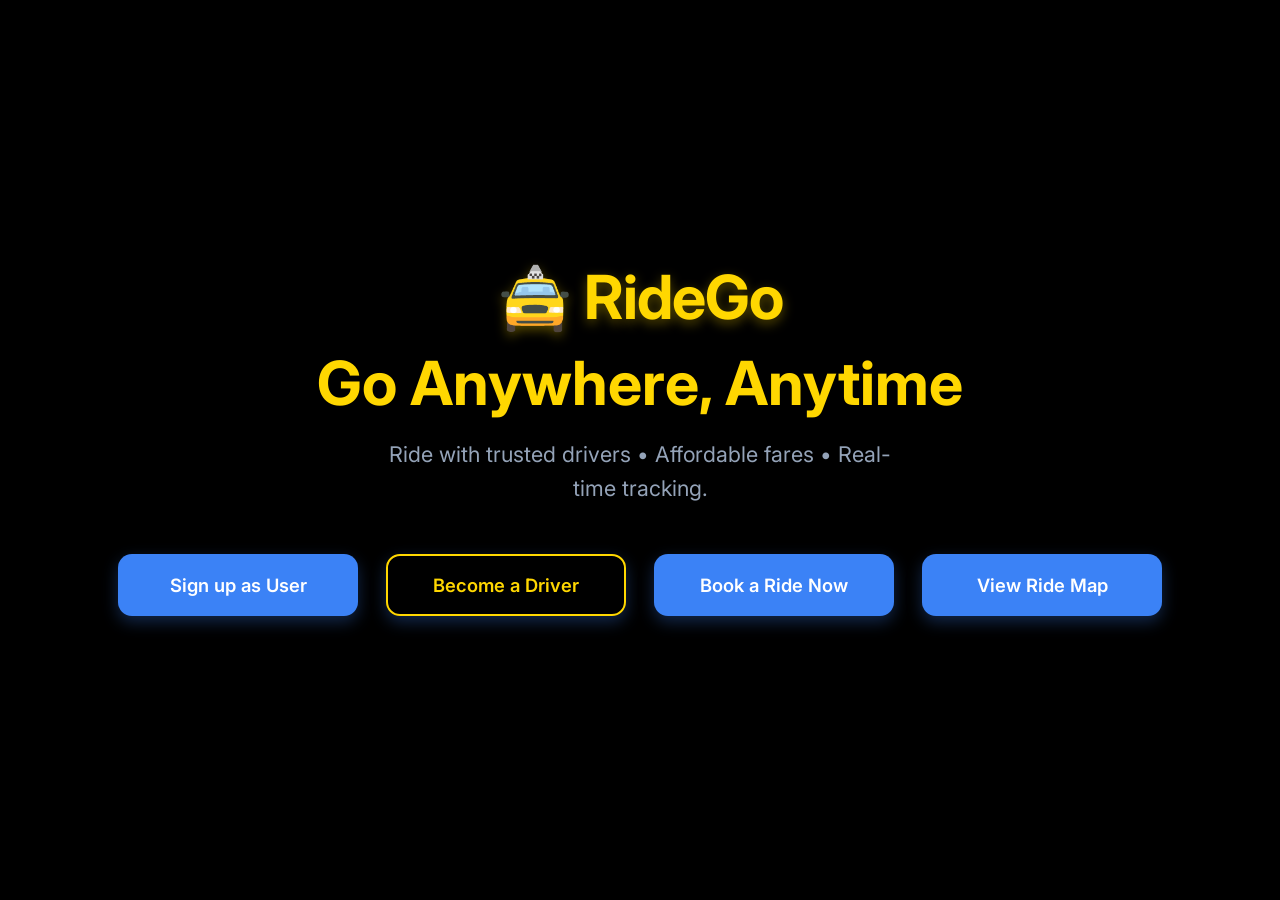
<file: RideGo/templates/index.html>
<!DOCTYPE html>
<html lang="en">
<head>
  <meta charset="UTF-8" />
  <meta name="viewport" content="width=device-width, initial-scale=1.0"/>
  <title>🚖 RideGo</title>
  
  <link rel="preconnect" href="https://fonts.googleapis.com">
  <link rel="preconnect" href="https://fonts.gstatic.com" crossorigin>
  <link href="https://fonts.googleapis.com/css2?family=Inter:wght@400;500;600;700&display=swap" rel="stylesheet">

  <style>
    :root {
      --bg: #000000;
      --yellow: #FFD700;       /* bright yellow for headings */
      --yellow-dark: #E6C200;
      --text: #f1f5f9;
      --text-light: #94a3b8;
      --blue: #3b82f6;
      --blue-dark: #2563eb;
      --card: #111111;
    }

    * {
      margin: 0;
      padding: 0;
      box-sizing: border-box;
    }

    body {
      font-family: 'Inter', system-ui, -apple-system, sans-serif;
      background: var(--bg);
      color: var(--text);
      min-height: 100vh;
      display: flex;
      flex-direction: column;
    }

    .hero {
      flex: 1;
      background: linear-gradient(rgba(0,0,0,0.75), rgba(0,0,0,0.85)),
                  url('https://images.unsplash.com/photo-1503387762-592deb58caa5?auto=format&fit=crop&q=80&w=2000') center/cover no-repeat;
      display: flex;
      align-items: center;
      justify-content: center;
      text-align: center;
      padding: 60px 20px 80px;
    }

    .hero-content {
      max-width: 720px;
    }

    .title {
      font-size: clamp(3.2rem, 10vw, 6rem);
      font-weight: 800;
      color: var(--yellow);
      margin-bottom: 1.2rem;
      text-shadow: 0 4px 12px rgba(255, 215, 0, 0.35);
      letter-spacing: -1px;
    }

    .hero h1 {
      font-size: clamp(2.2rem, 7vw, 3.8rem);
      font-weight: 700;
      color: var(--yellow);
      margin-bottom: 1.2rem;
      line-height: 1.1;
    }

    .hero p {
      font-size: clamp(1.1rem, 4vw, 1.35rem);
      color: var(--text-light);
      margin-bottom: 3rem;
      max-width: 540px;
      margin-left: auto;
      margin-right: auto;
      line-height: 1.6;
    }

    .button-container {
      display: flex;
      flex-direction: column;
      gap: 18px;
      max-width: 380px;
      margin: 0 auto;
    }

    .btn {
      display: block;
      padding: 18px 36px;
      font-size: 1.15rem;
      font-weight: 600;
      text-decoration: none;
      text-align: center;
      color: white;
      background: var(--blue);
      border-radius: 14px;
      transition: all 0.3s ease;
      border: 2px solid transparent;
      box-shadow: 0 6px 16px rgba(59, 130, 246, 0.3);
    }

    .btn:hover {
      background: var(--blue-dark);
      transform: translateY(-4px);
      box-shadow: 0 12px 28px rgba(59, 130, 246, 0.45);
    }

    .btn.secondary {
      background: transparent;
      border: 2px solid var(--yellow);
      color: var(--yellow);
    }

    .btn.secondary:hover {
      background: rgba(255, 215, 0, 0.12);
      transform: translateY(-4px);
    }

    footer {
      padding: 28px 20px;
      text-align: center;
      color: var(--text-light);
      font-size: 0.95rem;
      background: #0a0a0a;
      border-top: 1px solid #222;
    }

    @media (min-width: 640px) {
      .button-container {
        flex-direction: row;
        justify-content: center;
        gap: 28px;
      }
      
      .btn {
        min-width: 240px;
      }
    }
  </style>
</head>
<body>

  <section class="hero">
    <div class="hero-content">
      <h1 class="title">🚖 RideGo </h1>
      <h1>Go Anywhere, Anytime</h1>
      <p>Ride with trusted drivers • Affordable fares • Real-time tracking.</p>

      <div class="button-container">
        <a href="/register_user" class="btn">Sign up as User</a>
        <a href="/register_driver" class="btn secondary">Become a Driver</a>
        <a href="/book_ride" class="btn">Book a Ride Now</a>
        <a href="/map" class="btn">View Ride Map</a>
      </div>
    </div>
  </section>



</body>
</html>
</file>
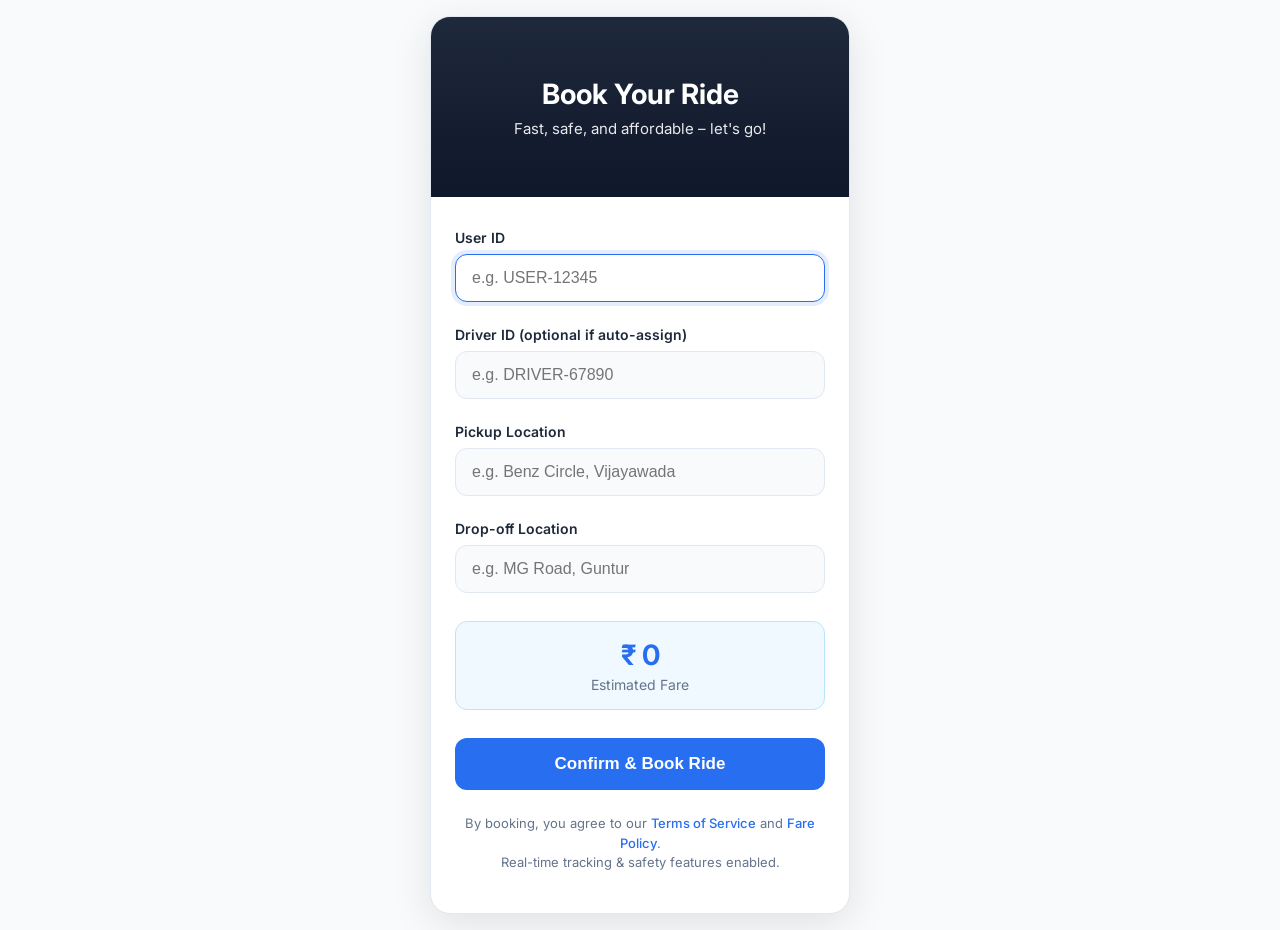
<file: RideGo/templates/book_ride.html>
<!DOCTYPE html>
<html lang="en">
<head>
  <meta charset="UTF-8" />
  <meta name="viewport" content="width=device-width, initial-scale=1.0"/>
  <title>Book a Ride | Your App Name</title>
  <link rel="preconnect" href="https://fonts.googleapis.com">
  <link rel="preconnect" href="https://fonts.gstatic.com" crossorigin>
  <link href="https://fonts.googleapis.com/css2?family=Inter:wght@400;500;600;700&display=swap" rel="stylesheet">
  
  <style>
    :root {
      --primary: #000000;
      --primary-dark: #0f172a;
      --accent: #276ef1;       /* Uber blue */
      --accent-hover: #1d4ed8;
      --success: #16a34a;
      --text: #0f172a;
      --text-light: #64748b;
      --bg: #f8fafc;
      --card: #ffffff;
      --border: #e2e8f0;
      --map-overlay: rgba(0, 0, 0, 0.45);
    }

    * {
      margin: 0;
      padding: 0;
      box-sizing: border-box;
    }

    body {
      font-family: 'Inter', system-ui, -apple-system, sans-serif;
      background: var(--bg);
      color: var(--text);
      min-height: 100vh;
      display: flex;
      align-items: center;
      justify-content: center;
      padding: 16px;
    }

    .container {
      width: 100%;
      max-width: 420px;
      background: var(--card);
      border-radius: 20px;
      overflow: hidden;
      box-shadow: 0 10px 40px rgba(0,0,0,0.1);
      border: 1px solid var(--border);
    }

    .header {
      position: relative;
      height: 180px;
      background: linear-gradient(to bottom, #1e293b, #0f172a);
      color: white;
      display: flex;
      flex-direction: column;
      justify-content: center;
      align-items: center;
      text-align: center;
      padding: 0 24px;
    }

    .header::before {
      content: "";
      position: absolute;
      inset: 0;
      background: url('https://images.unsplash.com/photo-1503387762-592deb58caa5?auto=format&fit=crop&q=80&w=800') center/cover;
      opacity: 0.25;
      mix-blend-mode: overlay;
    }

    .header h1 {
      font-size: 28px;
      font-weight: 700;
      margin-bottom: 8px;
      position: relative;
      z-index: 2;
    }

    .header p {
      font-size: 15px;
      opacity: 0.9;
      position: relative;
      z-index: 2;
    }

    .form-content {
      padding: 32px 24px 40px;
    }

    .form-group {
      margin-bottom: 24px;
    }

    label {
      display: block;
      margin-bottom: 8px;
      font-size: 14px;
      font-weight: 600;
      color: #1e293b;
    }

    input {
      width: 100%;
      padding: 14px 16px;
      border: 1px solid var(--border);
      border-radius: 12px;
      font-size: 16px;
      background: #f9fafb;
      transition: all 0.2s;
    }

    input:focus {
      outline: none;
      border-color: var(--accent);
      box-shadow: 0 0 0 4px rgba(39, 110, 241, 0.12);
      background: white;
    }

    .fare-group {
      background: #f0f9ff;
      border-radius: 12px;
      padding: 16px;
      margin: 28px 0;
      text-align: center;
      border: 1px solid #bae6fd;
    }

    .fare-group h3 {
      font-size: 28px;
      font-weight: 700;
      color: var(--accent);
      margin-bottom: 4px;
    }

    .fare-group p {
      font-size: 14px;
      color: var(--text-light);
    }

    .btn {
      width: 100%;
      padding: 16px;
      background: var(--accent);
      color: white;
      border: none;
      border-radius: 12px;
      font-size: 17px;
      font-weight: 600;
      cursor: pointer;
      transition: all 0.25s;
    }

    .btn:hover {
      background: var(--accent-hover);
      transform: translateY(-2px);
      box-shadow: 0 8px 24px rgba(39, 110, 241, 0.25);
    }

    .btn:active {
      transform: translateY(0);
    }

    .terms {
      text-align: center;
      font-size: 13px;
      color: var(--text-light);
      margin-top: 24px;
      line-height: 1.5;
    }

    .terms a {
      color: var(--accent);
      text-decoration: none;
      font-weight: 500;
    }

    .terms a:hover {
      text-decoration: underline;
    }

    @media (max-width: 480px) {
      .container {
        border-radius: 0;
        box-shadow: none;
        border: none;
        min-height: 100vh;
      }
    }
  </style>
</head>
<body>

<div class="container">
  <div class="header">
    <h1>Book Your Ride</h1>
    <p>Fast, safe, and affordable – let's go!</p>
  </div>

  <div class="form-content">
    <form action="/add_ride" method="POST">

      <div class="form-group">
        <label for="user_id">User ID</label>
        <input type="text" id="user_id" name="user_id" placeholder="e.g. USER-12345" required autofocus>
      </div>

      <div class="form-group">
        <label for="driver_id">Driver ID (optional if auto-assign)</label>
        <input type="text" id="driver_id" name="driver_id" placeholder="e.g. DRIVER-67890">
      </div>

      <div class="form-group">
        <label for="pickup">Pickup Location</label>
        <input type="text" id="pickup" name="pickup" placeholder="e.g. Benz Circle, Vijayawada" required>
      </div>

      <div class="form-group">
        <label for="drop_location">Drop-off Location</label>
        <input type="text" id="drop_location" name="drop_location" placeholder="e.g. MG Road, Guntur" required>
      </div>

      <div class="fare-group">
        <h3 id="fareDisplay">₹ 0</h3>
        <p>Estimated Fare</p>
      </div>

      <input type="number" name="fare" id="fare" step="0.01" placeholder="Enter estimated fare (₹)" required style="display:none;">

      <button type="submit" class="btn">Confirm & Book Ride</button>

      <div class="terms">
        By booking, you agree to our <a href="#">Terms of Service</a> and <a href="#">Fare Policy</a>.<br>
        Real-time tracking & safety features enabled.
      </div>

    </form>
  </div>
</div>

<script>
  // Optional: live fare preview (for demo)
  const fareInput = document.getElementById('fare');
  const fareDisplay = document.getElementById('fareDisplay');

  fareInput.addEventListener('input', () => {
    const value = fareInput.value;
    fareDisplay.textContent = value ? `₹ ${parseFloat(value).toFixed(2)}` : '₹ 0';
  });
</script>

</body>
</html>
</file>
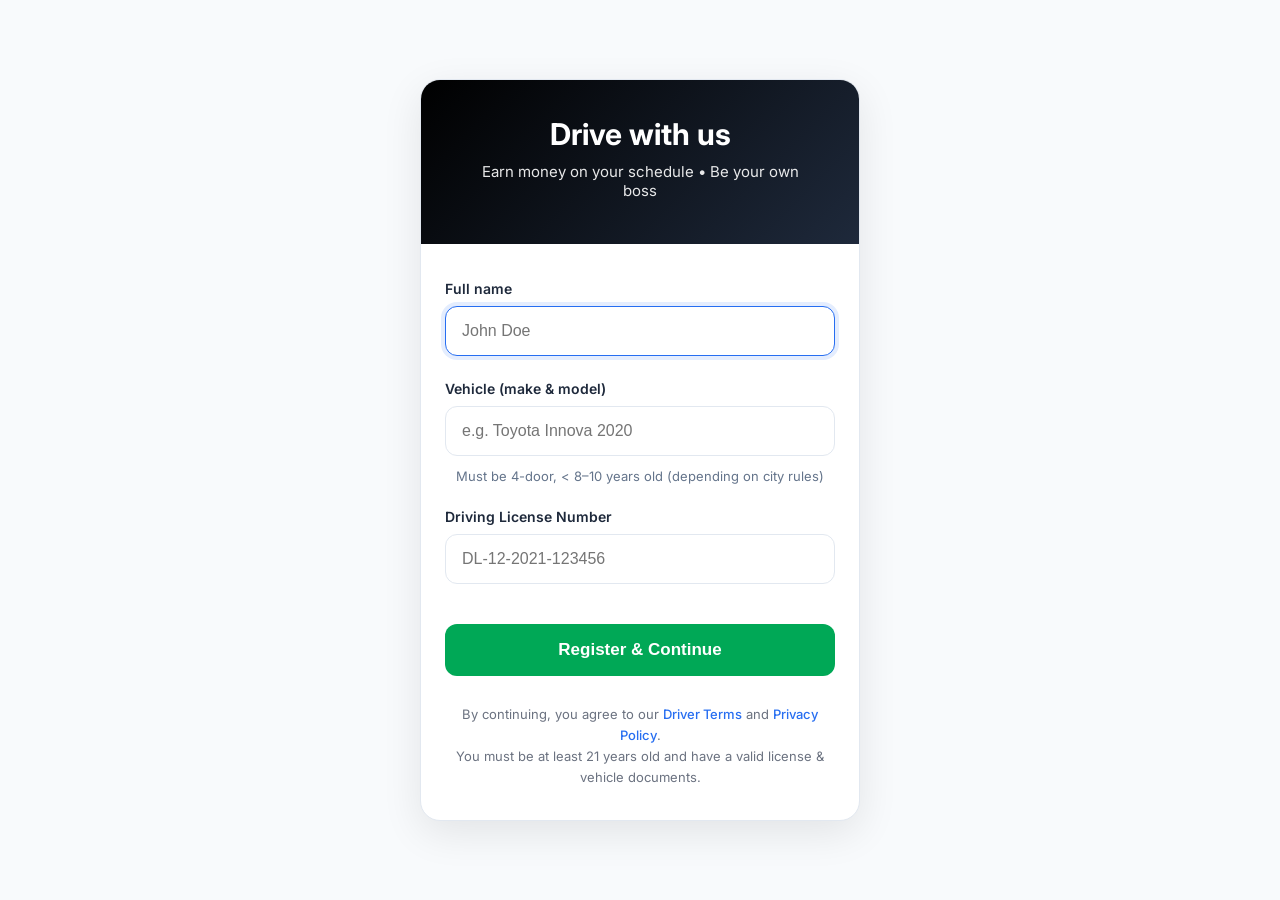
<file: RideGo/templates/register_driver.html>
<!DOCTYPE html>
<html lang="en">
<head>
  <meta charset="UTF-8" />
  <meta name="viewport" content="width=device-width, initial-scale=1.0"/>
  <title>Become a Driver | Your App Name</title>
  <link rel="preconnect" href="https://fonts.googleapis.com">
  <link rel="preconnect" href="https://fonts.gstatic.com" crossorigin>
  <link href="https://fonts.googleapis.com/css2?family=Inter:wght@400;500;600;700&display=swap" rel="stylesheet">
  
  <style>
    :root {
      --primary: #000000;
      --primary-dark: #111111;
      --accent: #276ef1;          /* Uber blue */
      --accent-green: #00a856;    /* success / driver theme touch */
      --text: #030303;
      --text-secondary: #6b7280;
      --bg: #f8fafc;
      --card-bg: #ffffff;
      --border: #e2e8f0;
    }

    * {
      margin: 0;
      padding: 0;
      box-sizing: border-box;
    }

    body {
      font-family: 'Inter', system-ui, -apple-system, sans-serif;
      background: var(--bg);
      color: var(--text);
      min-height: 100vh;
      display: flex;
      align-items: center;
      justify-content: center;
      padding: 20px;
    }

    .container {
      width: 100%;
      max-width: 440px;
      background: var(--card-bg);
      border-radius: 20px;
      box-shadow: 0 12px 40px rgba(0,0,0,0.09);
      overflow: hidden;
      border: 1px solid var(--border);
    }

    .header {
      background: linear-gradient(135deg, #000 0%, #1e293b 100%);
      color: white;
      padding: 36px 24px 44px;
      text-align: center;
    }

    .header h1 {
      font-size: 30px;
      font-weight: 700;
      margin-bottom: 10px;
    }

    .header p {
      font-size: 15px;
      opacity: 0.9;
      max-width: 320px;
      margin: 0 auto;
    }

    .form-content {
      padding: 36px 24px 32px;
    }

    .form-group {
      margin-bottom: 24px;
    }

    label {
      display: block;
      margin-bottom: 9px;
      font-size: 14px;
      font-weight: 600;
      color: #1e293b;
    }

    input, select {
      width: 100%;
      padding: 15px 16px;
      border: 1px solid var(--border);
      border-radius: 12px;
      font-size: 16px;
      background: #fff;
      transition: all 0.2s ease;
    }

    input:focus, select:focus {
      outline: none;
      border-color: var(--accent);
      box-shadow: 0 0 0 4px rgba(39, 110, 241, 0.12);
    }

    .btn {
      width: 100%;
      padding: 16px;
      background: var(--accent-green);
      color: white;
      border: none;
      border-radius: 12px;
      font-size: 17px;
      font-weight: 600;
      cursor: pointer;
      transition: all 0.25s;
      margin-top: 16px;
    }

    .btn:hover {
      background: #009c4a;
      transform: translateY(-2px);
      box-shadow: 0 6px 20px rgba(0, 168, 86, 0.25);
    }

    .btn:active {
      transform: translateY(0);
    }

    .terms {
      text-align: center;
      font-size: 13px;
      color: var(--text-secondary);
      margin-top: 28px;
      line-height: 1.6;
    }

    .terms a {
      color: var(--accent);
      text-decoration: none;
      font-weight: 500;
    }

    .terms a:hover {
      text-decoration: underline;
    }

    .note {
      font-size: 13px;
      color: #64748b;
      margin-top: 12px;
      text-align: center;
    }

    @media (max-width: 480px) {
      .container {
        border-radius: 0;
        box-shadow: none;
        border: none;
        min-height: 100vh;
      }
      .header {
        padding: 48px 20px 56px;
      }
    }
  </style>
</head>
<body>

<div class="container">
  <div class="header">
    <h1>Drive with us</h1>
    <p>Earn money on your schedule • Be your own boss</p>
  </div>

  <div class="form-content">
    <form action="/add_driver" method="POST">

      <div class="form-group">
        <label for="name">Full name</label>
        <input type="text" id="name" name="name" placeholder="John Doe" required autofocus>
      </div>

      <div class="form-group">
        <label for="vehicle">Vehicle (make & model)</label>
        <input type="text" id="vehicle" name="vehicle" placeholder="e.g. Toyota Innova 2020" required>
        <div class="note">Must be 4-door, < 8–10 years old (depending on city rules)</div>
      </div>

      <div class="form-group">
        <label for="license_no">Driving License Number</label>
        <input type="text" id="license_no" name="license_no" placeholder="DL-12-2021-123456" required>
      </div>

      <!-- Optional extra fields you can uncomment later -->
      <!--
      <div class="form-group">
        <label for="phone">Mobile number</label>
        <input type="tel" id="phone" name="phone" placeholder="98765 43210" required>
      </div>
      
      <div class="form-group">
        <label for="email">Email</label>
        <input type="email" id="email" name="email" placeholder="you@example.com" required>
      </div>
      -->

      <button type="submit" class="btn">Register & Continue</button>

      <div class="terms">
        By continuing, you agree to our <a href="#">Driver Terms</a> and <a href="#">Privacy Policy</a>.<br>
        You must be at least 21 years old and have a valid license & vehicle documents.
      </div>

    </form>
  </div>
</div>

</body>
</html>
</file>
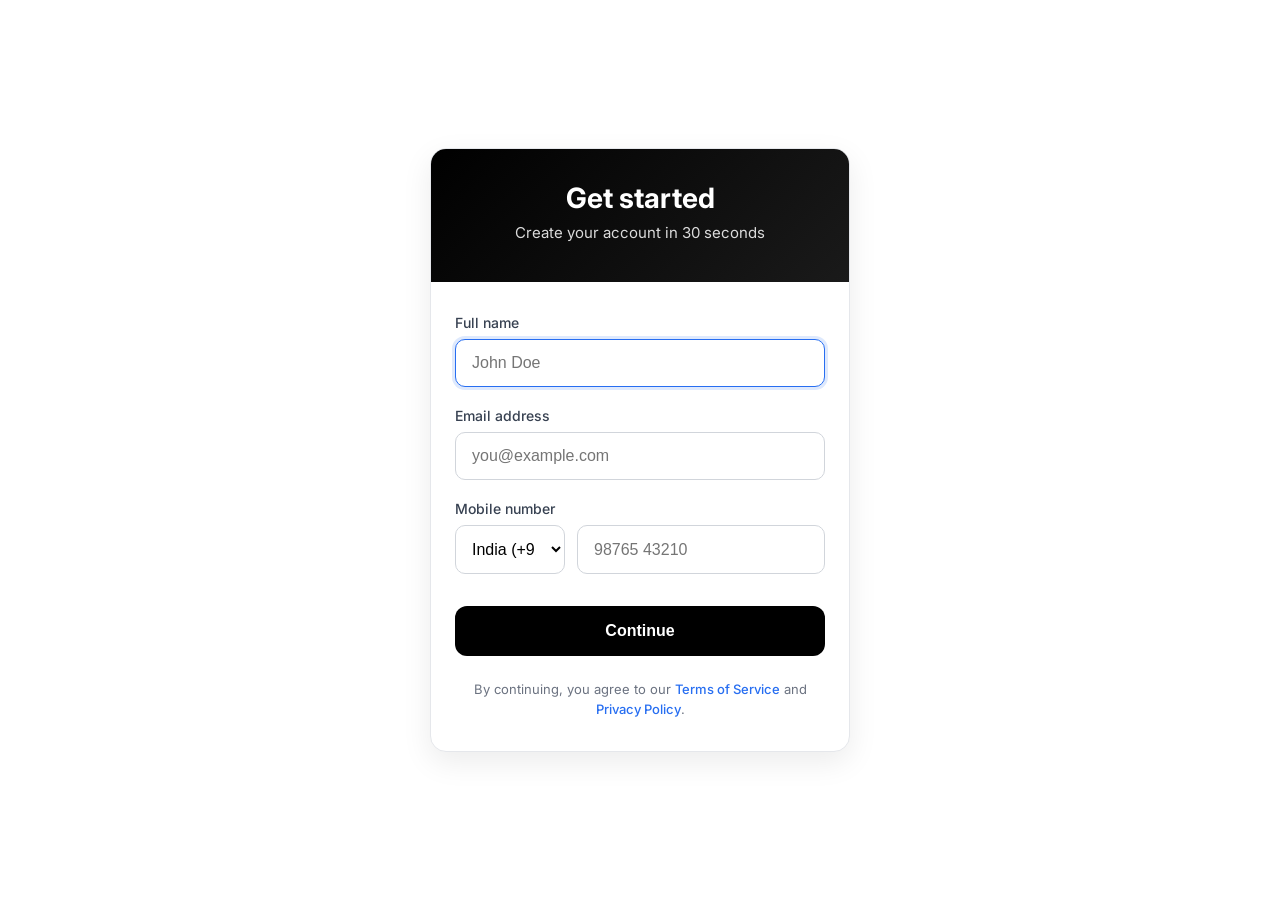
<file: RideGo/templates/register_user.html>
<!DOCTYPE html>
<html lang="en">
<head>
  <meta charset="UTF-8" />
  <meta name="viewport" content="width=device-width, initial-scale=1.0"/>
  <title>Sign up | Your App Name</title>
  <link rel="preconnect" href="https://fonts.googleapis.com">
  <link rel="preconnect" href="https://fonts.gstatic.com" crossorigin>
  <link href="https://fonts.googleapis.com/css2?family=Inter:wght@400;500;600;700&display=swap" rel="stylesheet">
  
  <style>
    :root {
      --primary: #000000;
      --primary-dark: #111111;
      --accent: #276ef1;
      --text: #030303;
      --text-secondary: #6b7280;
      --bg: #ffffff;
      --border: #e5e7eb;
    }

    * {
      margin: 0;
      padding: 0;
      box-sizing: border-box;
    }

    body {
      font-family: 'Inter', system-ui, -apple-system, sans-serif;
      background: var(--bg);
      color: var(--text);
      min-height: 100vh;
      display: flex;
      align-items: center;
      justify-content: center;
      padding: 20px;
    }

    .container {
      width: 100%;
      max-width: 420px;
      background: white;
      border-radius: 16px;
      box-shadow: 0 10px 30px rgba(0,0,0,0.08);
      overflow: hidden;
      border: 1px solid var(--border);
    }

    .header {
      background: linear-gradient(135deg, #000 0%, #1a1a1a 100%);
      color: white;
      padding: 32px 24px 40px;
      text-align: center;
    }

    .header h1 {
      font-size: 28px;
      font-weight: 700;
      margin-bottom: 8px;
    }

    .header p {
      font-size: 15px;
      opacity: 0.85;
    }

    .form-content {
      padding: 32px 24px;
    }

    .form-group {
      margin-bottom: 20px;
    }

    label {
      display: block;
      margin-bottom: 8px;
      font-size: 14px;
      font-weight: 500;
      color: #374151;
    }

    input {
      width: 100%;
      padding: 14px 16px;
      border: 1px solid #d1d5db;
      border-radius: 10px;
      font-size: 16px;
      transition: all 0.2s;
    }

    input:focus {
      outline: none;
      border-color: var(--accent);
      box-shadow: 0 0 0 3px rgba(39, 110, 241, 0.15);
    }

    .phone-group {
      display: flex;
      gap: 12px;
    }

    .phone-group select {
      width: 110px;
      padding: 14px 12px;
      border: 1px solid #d1d5db;
      border-radius: 10px;
      font-size: 16px;
      background: white;
    }

    .btn {
      width: 100%;
      padding: 16px;
      background: var(--primary);
      color: white;
      border: none;
      border-radius: 12px;
      font-size: 16px;
      font-weight: 600;
      cursor: pointer;
      transition: all 0.25s;
      margin-top: 12px;
    }

    .btn:hover {
      background: var(--primary-dark);
      transform: translateY(-1px);
    }

    .btn:active {
      transform: translateY(0);
    }

    .terms {
      text-align: center;
      font-size: 13px;
      color: var(--text-secondary);
      margin-top: 24px;
      line-height: 1.5;
    }

    .terms a {
      color: var(--accent);
      text-decoration: none;
      font-weight: 500;
    }

    .terms a:hover {
      text-decoration: underline;
    }

    @media (max-width: 480px) {
      .container {
        border-radius: 0;
        box-shadow: none;
        border: none;
        min-height: 100vh;
      }
    }
  </style>
</head>
<body>
<div class="container">
  <div class="header">
    <h1>Get started</h1>
    <p>Create your account in 30 seconds</p>
  </div>

  <div class="form-content">
    <form action="/add_user" method="POST">

      <div class="form-group">
        <label for="name">Full name</label>
        <input type="text" id="name" name="name" placeholder="John Doe" required autofocus>
      </div>

      <div class="form-group">
        <label for="email">Email address</label>
        <input type="email" id="email" name="email" placeholder="you@example.com" required>
      </div>

      <div class="form-group">
        <label for="phone">Mobile number</label>
        <div class="phone-group">
          <select name="country_code">
            <option value="+91" selected>India (+91)</option>
            <option value="+1">USA (+1)</option>
            <option value="+44">UK (+44)</option>
            <option value="+971">UAE (+971)</option>
            <option value="+65">Singapore (+65)</option>
          </select>
          <input type="tel" id="phone" name="phone" placeholder="98765 43210" required>
        </div>
      </div>

      <button type="submit" class="btn">Continue</button>

      <div class="terms">
        By continuing, you agree to our <a href="#">Terms of Service</a> and <a href="#">Privacy Policy</a>.
      </div>

    </form>
  </div>
</div>

</body>
</html>
</file>
